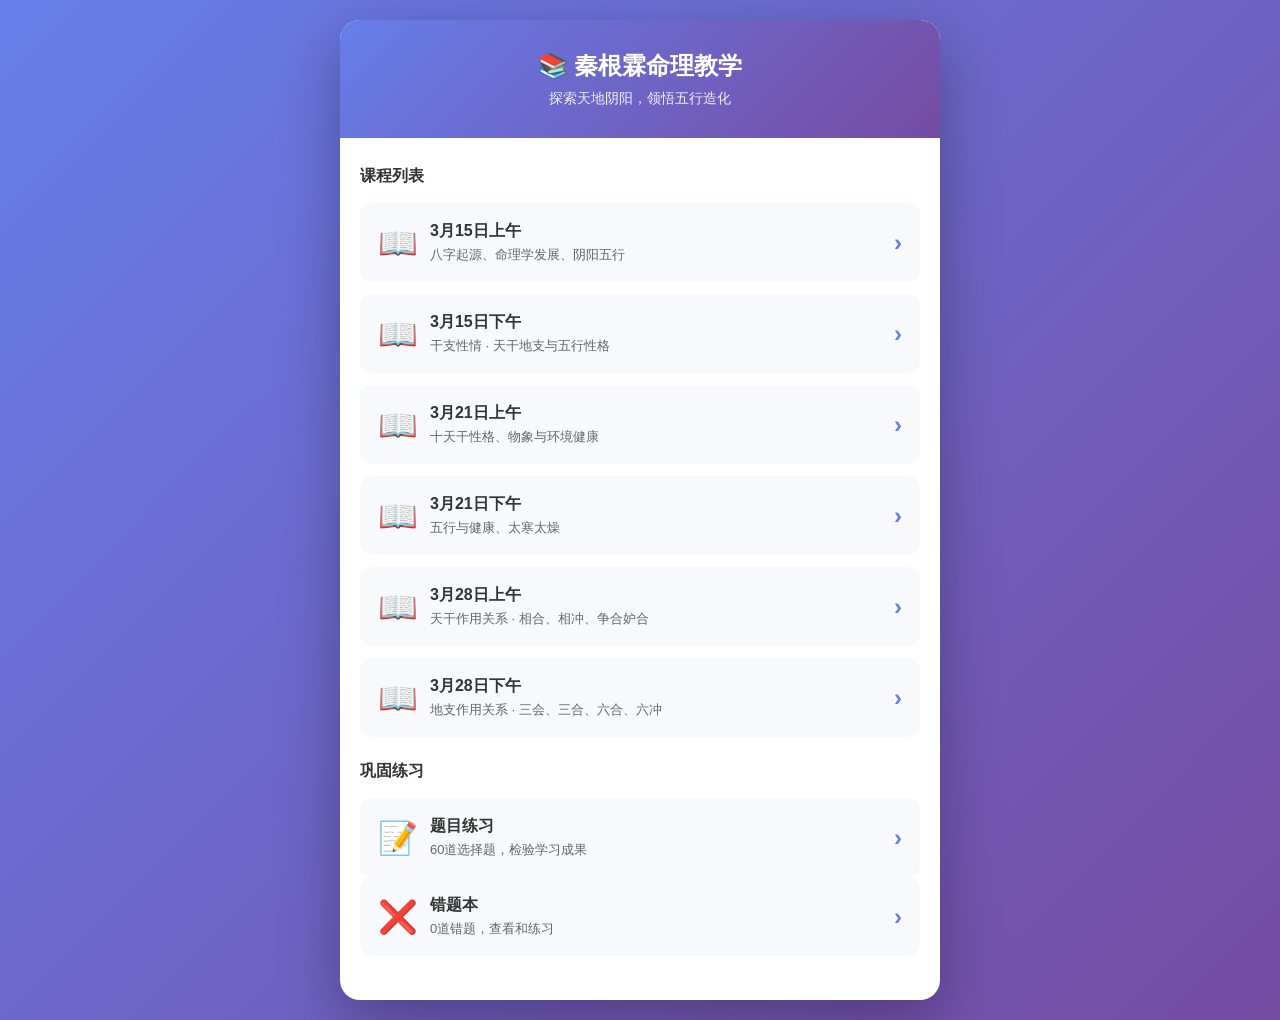
<file: index.html>
<!DOCTYPE html>
<html lang="zh-CN">
<head>
  <meta charset="UTF-8">
  <meta name="viewport" content="width=device-width, initial-scale=1.0">
  <title>秦根霖命理教学</title>
  <link rel="stylesheet" href="style.css">
</head>
<body>
  <div class="container">
    <div class="header">
      <div class="welcome-card">
        <div class="title">📚 秦根霖命理教学</div>
        <div class="subtitle">探索天地阴阳，领悟五行造化</div>
      </div>
    </div>

    <div class="content">
      <div class="section-title">课程列表</div>
      <div id="course-list" class="course-list"></div>

      <div class="quiz-section">
        <div class="section-title">巩固练习</div>
        <div class="quiz-card" onclick="goToQuiz()">
          <div class="quiz-icon">📝</div>
          <div class="quiz-info">
            <div class="quiz-title">题目练习</div>
            <div class="quiz-desc" id="quiz-count">道选择题，检验学习成果</div>
          </div>
          <div class="arrow">›</div>
        </div>
        <div class="quiz-card" onclick="goToWrongQuestions()">
          <div class="quiz-icon">❌</div>
          <div class="quiz-info">
            <div class="quiz-title">错题本</div>
            <div class="quiz-desc" id="wrong-count">查看和练习错题</div>
          </div>
          <div class="arrow">›</div>
        </div>
      </div>
    </div>
  </div>

  <script src="data.js"></script>
  <script src="wrong-questions.js"></script>
  <script src="app.js"></script>
</body>
</html>
</file>
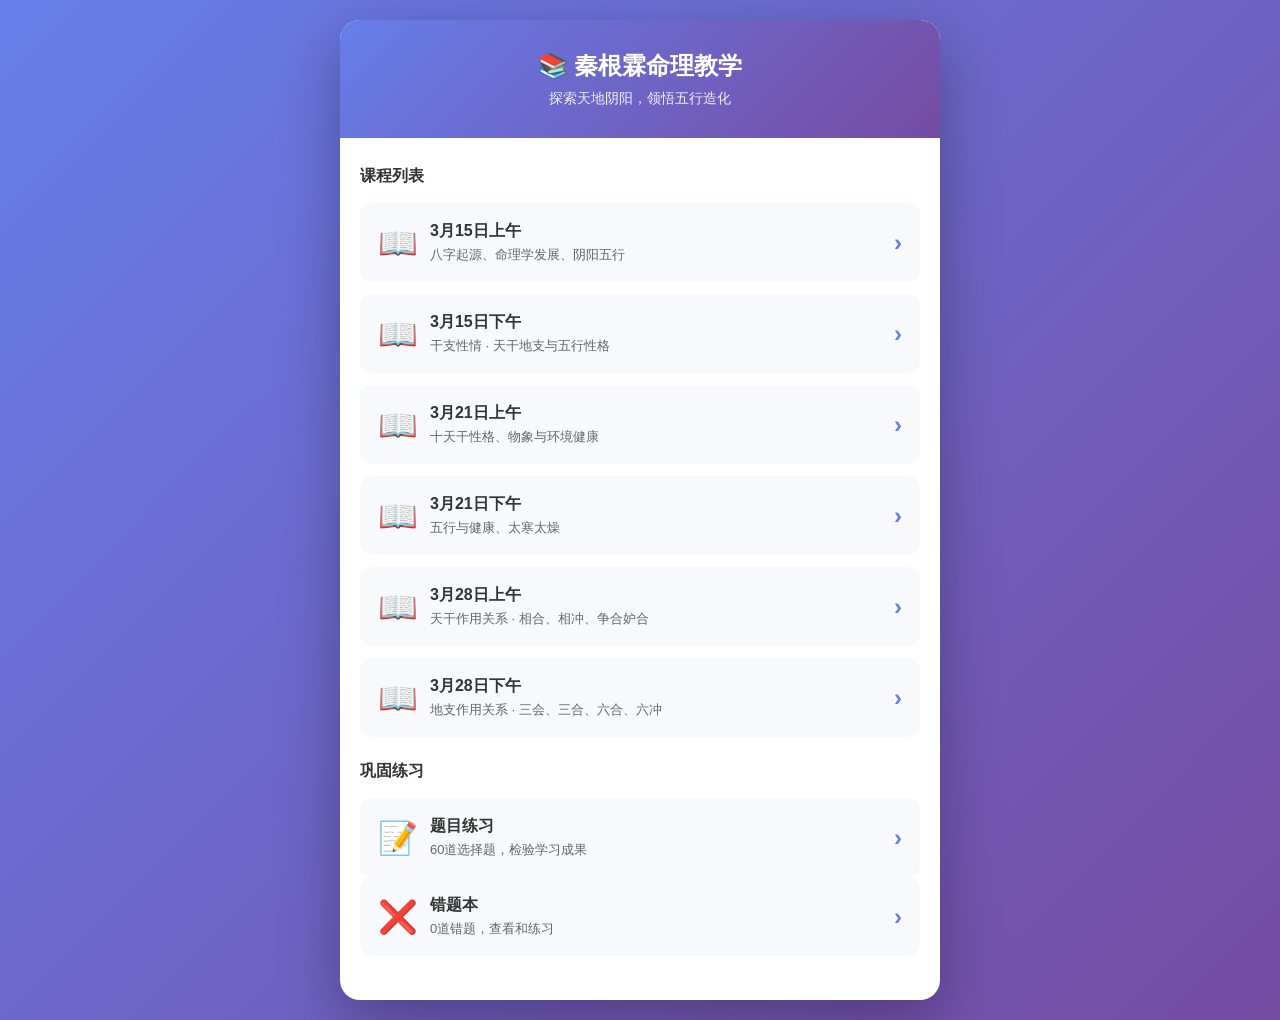
<file: course.html>
<!DOCTYPE html>
<html lang="zh-CN">
<head>
  <meta charset="UTF-8">
  <meta name="viewport" content="width=device-width, initial-scale=1.0">
  <title>课程详情 - 秦根霖命理教学</title>
  <link rel="stylesheet" href="style.css">
</head>
<body>
  <div class="container">
    <div class="header">
      <button class="back-btn" onclick="goBack()">← 返回</button>
      <div class="page-title" id="course-title">课程详情</div>
    </div>

    <div class="content" id="course-content"></div>

    <div class="bottom-bar">
      <button class="btn-primary" onclick="goToQuiz()">去做练习 →</button>
    </div>
  </div>

  <script src="data.js"></script>
  <script src="course.js"></script>
</body>
</html>
</file>
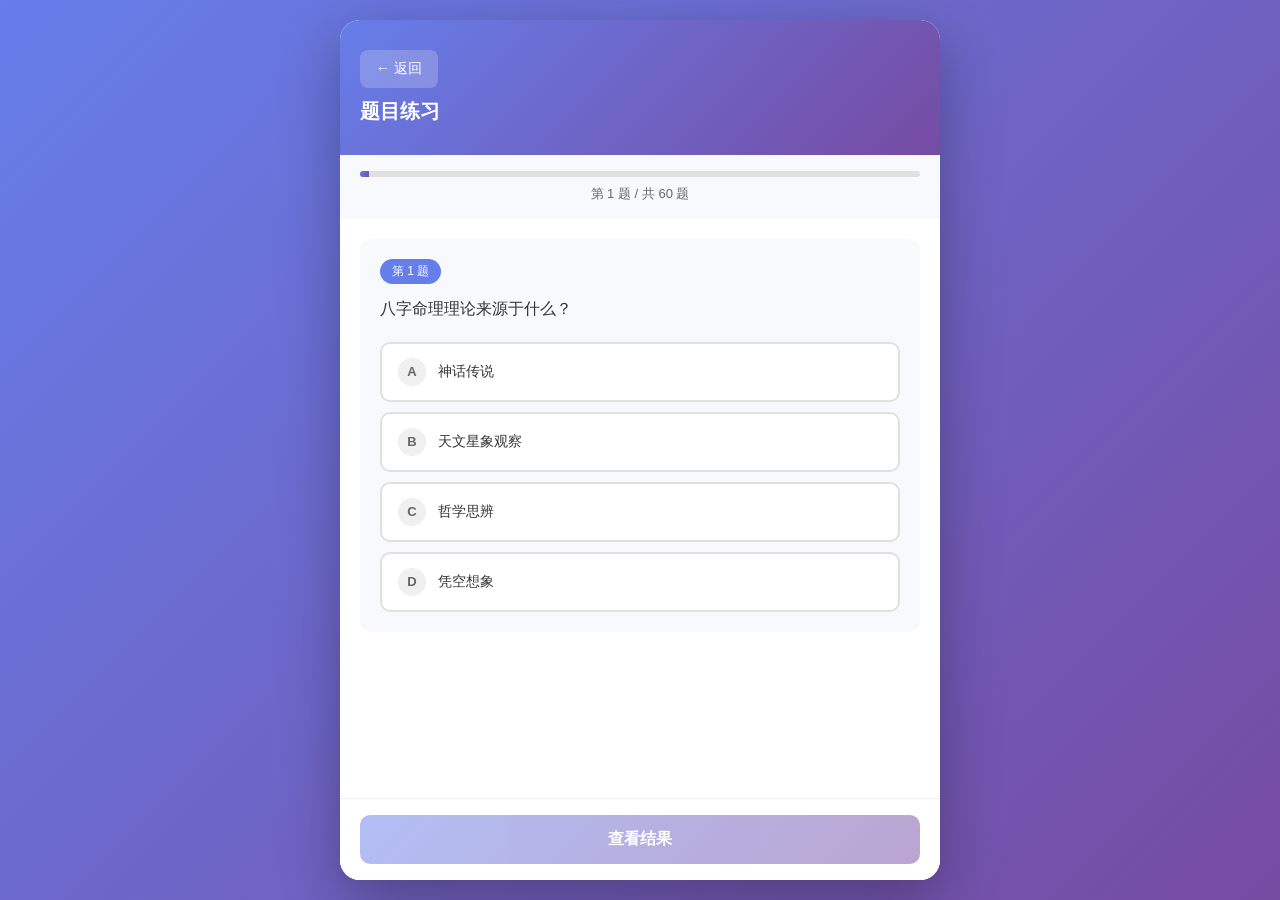
<file: quiz.html>
<!DOCTYPE html>
<html lang="zh-CN">
<head>
  <meta charset="UTF-8">
  <meta name="viewport" content="width=device-width, initial-scale=1.0">
  <title>题目练习 - 秦根霖命理教学</title>
  <link rel="stylesheet" href="style.css">
</head>
<body>
  <div class="container">
    <div class="header">
      <button class="back-btn" onclick="goBack()">← 返回</button>
      <div class="page-title">题目练习</div>
    </div>

    <div class="quiz-progress" id="quiz-progress">
      <div class="progress-bar" id="progress-bar"></div>
      <div class="progress-text" id="progress-text">第 1 题 / 共 0 题</div>
    </div>

    <div class="content" id="quiz-content"></div>

    <div class="bottom-bar" id="quiz-bottom-bar">
      <button class="btn-primary" id="next-btn" onclick="nextQuestion()">下一题 →</button>
    </div>
  </div>

  <!-- 结果弹窗 -->
  <div id="result-modal" class="modal">
    <div class="modal-content">
      <div class="result-icon" id="result-icon">🎉</div>
      <div class="result-title" id="result-title">练习完成！</div>
      <div class="result-score" id="result-score">0 / 0</div>
      <div class="result-desc" id="result-desc">继续加油！</div>
      <div class="btn-group">
        <button class="btn-secondary" onclick="restartQuiz()">重新练习</button>
        <button class="btn-primary" onclick="goHome()">返回首页</button>
      </div>
    </div>
  </div>

  <script src="data.js"></script>
  <script src="wrong-questions.js"></script>
  <script src="quiz.js"></script>
</body>
</html>
</file>
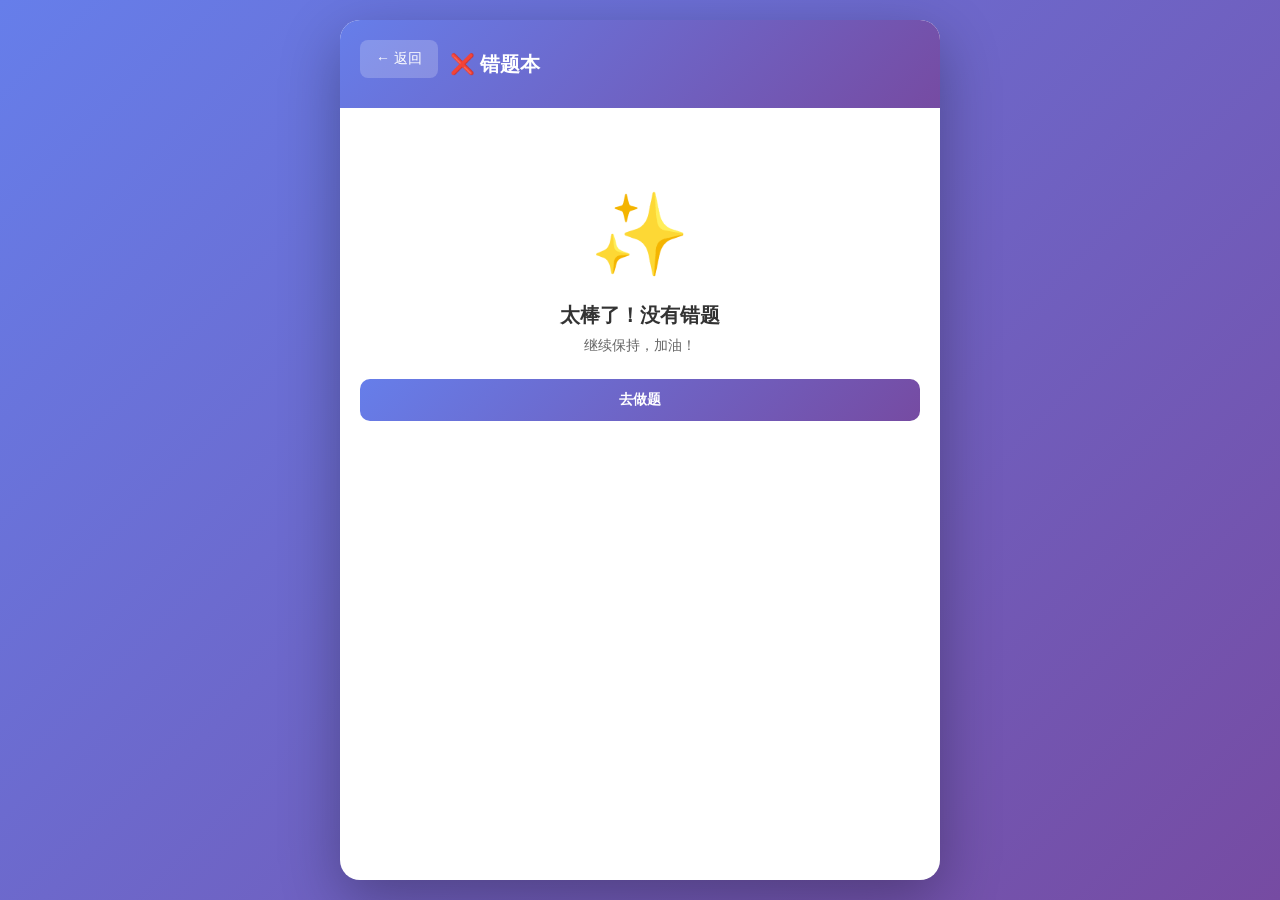
<file: wrong-questions.html>
<!DOCTYPE html>
<html lang="zh-CN">
<head>
  <meta charset="UTF-8">
  <meta name="viewport" content="width=device-width, initial-scale=1.0">
  <title>错题本 - 秦根霖命理教学</title>
  <link rel="stylesheet" href="style.css">
</head>
<body>
  <div class="container">
    <header class="page-header">
      <button class="back-btn" onclick="goHome()">← 返回</button>
      <h1>❌ 错题本</h1>
    </header>

    <!-- 头部统计 -->
    <div id="wrong-stats" class="wrong-stats" style="display: none;">
      <div class="stats-card">
        <div class="stats-item">
          <div class="stats-number" id="wrong-count-num">0</div>
          <div class="stats-label">道错题</div>
        </div>
        <div class="stats-divider"></div>
        <div class="stats-item">
          <div class="stats-number" id="wrong-total-count">0</div>
          <div class="stats-label">总错误次数</div>
        </div>
      </div>
      <div class="action-bar">
        <button class="btn btn-primary" onclick="startPractice()">🎯 练习错题</button>
        <button class="btn btn-secondary" onclick="clearAll()">🗑️ 清空</button>
      </div>
    </div>

    <!-- 空状态 -->
    <div id="empty-state" class="empty-state">
      <div class="empty-icon">✨</div>
      <div class="empty-text">太棒了！没有错题</div>
      <div class="empty-desc">继续保持，加油！</div>
      <button class="btn btn-primary" onclick="goToQuiz()">去做题</button>
    </div>

    <!-- 错题列表 -->
    <div id="wrong-list" class="wrong-list"></div>
  </div>

  <!-- 练习模态框 -->
  <div id="practice-modal" class="modal">
    <div class="modal-content quiz-modal">
      <span class="close" onclick="closePractice()">&times;</span>
      <h3>错题练习</h3>
      
      <!-- 练习进度 -->
      <div id="practice-progress" class="practice-progress" style="display: none;">
        <div class="progress-bar">
          <div class="progress-fill" id="progress-fill"></div>
        </div>
        <div class="progress-text" id="progress-text"></div>
      </div>

      <!-- 练习题目 -->
      <div id="practice-question" class="practice-question" style="display: none;">
        <div class="question-text" id="practice-question-text"></div>
        <div class="options-list" id="practice-options-list"></div>
        <!-- 解析 -->
        <div id="practice-explanation" class="explanation" style="display: none;">
          <div class="explanation-title">📝 解析</div>
          <div class="explanation-text" id="practice-explanation-text"></div>
        </div>
      </div>

      <!-- 练习结果 -->
      <div id="practice-result" class="practice-result" style="display: none;">
        <div class="result-icon" id="result-icon">💪</div>
        <div class="result-score" id="result-score"></div>
        <div class="result-title" id="result-title"></div>
        <div class="result-desc" id="result-desc"></div>
      </div>

      <!-- 练习按钮 -->
      <div class="btn-group">
        <button class="btn btn-primary" id="start-practice-btn" onclick="startPracticeQuiz()">开始练习</button>
        <button class="btn btn-primary" id="next-practice-btn" style="display: none;" onclick="nextPracticeQuestion()">下一题 →</button>
        <button class="btn btn-secondary" id="restart-practice-btn" style="display: none;" onclick="restartPractice()">重新练习</button>
      </div>
    </div>
  </div>

  <script src="data.js"></script>
  <script src="wrong-questions.js"></script>
</body>
</html>
</file>
<file: style.css>
* {
  margin: 0;
  padding: 0;
  box-sizing: border-box;
}

body {
  font-family: -apple-system, BlinkMacSystemFont, 'Segoe UI', Roboto, 'Helvetica Neue', Arial, sans-serif;
  background: linear-gradient(135deg, #667eea 0%, #764ba2 100%);
  min-height: 100vh;
  padding: 20px;
}

.container {
  max-width: 600px;
  margin: 0 auto;
  background: white;
  border-radius: 20px;
  box-shadow: 0 20px 60px rgba(0, 0, 0, 0.3);
  overflow: hidden;
  min-height: calc(100vh - 40px);
  display: flex;
  flex-direction: column;
}

.header {
  background: linear-gradient(135deg, #667eea 0%, #764ba2 100%);
  padding: 30px 20px;
  color: white;
}

.welcome-card {
  text-align: center;
}

.welcome-card .title {
  font-size: 24px;
  font-weight: bold;
  margin-bottom: 8px;
}

.welcome-card .subtitle {
  font-size: 14px;
  opacity: 0.9;
}

.back-btn {
  background: rgba(255, 255, 255, 0.2);
  border: none;
  color: white;
  padding: 10px 16px;
  border-radius: 8px;
  cursor: pointer;
  font-size: 14px;
  margin-bottom: 10px;
}

.back-btn:hover {
  background: rgba(255, 255, 255, 0.3);
}

.page-title {
  font-size: 20px;
  font-weight: bold;
}

.content {
  flex: 1;
  padding: 20px;
  overflow-y: auto;
}

.section-title {
  font-size: 16px;
  font-weight: bold;
  color: #333;
  margin-bottom: 16px;
  margin-top: 8px;
}

.course-list {
  display: flex;
  flex-direction: column;
  gap: 12px;
  margin-bottom: 24px;
}

.course-card, .quiz-card {
  display: flex;
  align-items: center;
  padding: 16px;
  background: #f7f9fc;
  border-radius: 12px;
  cursor: pointer;
  transition: all 0.3s;
  border: 2px solid transparent;
}

.course-card:hover, .quiz-card:hover {
  transform: translateY(-2px);
  box-shadow: 0 4px 12px rgba(0, 0, 0, 0.1);
  border-color: #667eea;
}

.course-icon, .quiz-icon {
  font-size: 32px;
  margin-right: 12px;
}

.course-info, .quiz-info {
  flex: 1;
}

.course-title, .quiz-title {
  font-size: 16px;
  font-weight: bold;
  color: #333;
  margin-bottom: 4px;
}

.course-desc, .quiz-desc {
  font-size: 13px;
  color: #666;
}

.arrow {
  font-size: 24px;
  color: #667eea;
  font-weight: bold;
}

.quiz-section {
  margin-bottom: 24px;
}

/* 课程详情页样式 */
.course-section {
  margin-bottom: 24px;
}

.course-section-title {
  font-size: 16px;
  font-weight: bold;
  color: #667eea;
  margin-bottom: 12px;
  padding-left: 12px;
  border-left: 4px solid #667eea;
}

.course-points {
  background: #f7f9fc;
  border-radius: 12px;
  padding: 16px;
}

.course-point {
  display: flex;
  align-items: flex-start;
  margin-bottom: 10px;
}

.course-point:last-child {
  margin-bottom: 0;
}

.course-point-icon {
  color: #667eea;
  margin-right: 8px;
  font-weight: bold;
}

.course-point-text {
  flex: 1;
  font-size: 14px;
  color: #333;
  line-height: 1.6;
}

/* 题目练习页样式 */
.quiz-progress {
  background: #f7f9fc;
  padding: 16px 20px;
}

.progress-bar {
  height: 6px;
  background: #e0e0e0;
  border-radius: 3px;
  margin-bottom: 8px;
  overflow: hidden;
}

.progress-bar::before {
  content: '';
  display: block;
  height: 100%;
  background: linear-gradient(135deg, #667eea 0%, #764ba2 100%);
  width: var(--progress, 0%);
  transition: width 0.3s;
}

.progress-text {
  font-size: 13px;
  color: #666;
  text-align: center;
}

.question-card {
  background: #f7f9fc;
  border-radius: 12px;
  padding: 20px;
  margin-bottom: 20px;
}

.question-number {
  display: inline-block;
  background: #667eea;
  color: white;
  padding: 4px 12px;
  border-radius: 20px;
  font-size: 12px;
  margin-bottom: 12px;
}

.question-text {
  font-size: 16px;
  color: #333;
  line-height: 1.6;
  margin-bottom: 20px;
}

.options-list {
  display: flex;
  flex-direction: column;
  gap: 10px;
}

.option-item {
  display: flex;
  align-items: center;
  padding: 14px 16px;
  background: white;
  border: 2px solid #e0e0e0;
  border-radius: 10px;
  cursor: pointer;
  transition: all 0.2s;
}

.option-item:hover:not(.disabled) {
  border-color: #667eea;
}

.option-item.selected {
  border-color: #667eea;
  background: #f0f4ff;
}

.option-item.correct {
  border-color: #10b981;
  background: #ecfdf5;
}

.option-item.wrong {
  border-color: #ef4444;
  background: #fef2f2;
}

.option-item.disabled {
  cursor: not-allowed;
}

.option-letter {
  width: 28px;
  height: 28px;
  display: flex;
  align-items: center;
  justify-content: center;
  background: #f0f0f0;
  border-radius: 50%;
  font-weight: bold;
  color: #666;
  margin-right: 12px;
  font-size: 13px;
}

.option-item.selected .option-letter {
  background: #667eea;
  color: white;
}

.option-item.correct .option-letter {
  background: #10b981;
  color: white;
}

.option-item.wrong .option-letter {
  background: #ef4444;
  color: white;
}

.option-text {
  flex: 1;
  font-size: 14px;
  color: #333;
}

.explanation {
  margin-top: 16px;
  padding: 16px;
  background: #fffbeb;
  border-radius: 10px;
  border-left: 4px solid #f59e0b;
}

.explanation-title {
  font-weight: bold;
  color: #d97706;
  margin-bottom: 8px;
  font-size: 14px;
}

.explanation-text {
  font-size: 14px;
  color: #78350f;
  line-height: 1.6;
}

.bottom-bar {
  padding: 16px 20px;
  background: white;
  border-top: 1px solid #f0f0f0;
}

.btn-primary {
  width: 100%;
  padding: 14px;
  background: linear-gradient(135deg, #667eea 0%, #764ba2 100%);
  color: white;
  border: none;
  border-radius: 10px;
  font-size: 16px;
  font-weight: bold;
  cursor: pointer;
  transition: all 0.3s;
}

.btn-primary:hover {
  transform: translateY(-2px);
  box-shadow: 0 4px 12px rgba(102, 126, 234, 0.4);
}

.btn-primary:disabled {
  opacity: 0.5;
  cursor: not-allowed;
  transform: none;
}

.btn-secondary {
  width: 100%;
  padding: 14px;
  background: #f0f0f0;
  color: #333;
  border: none;
  border-radius: 10px;
  font-size: 16px;
  font-weight: bold;
  cursor: pointer;
  transition: all 0.3s;
}

.btn-secondary:hover {
  background: #e0e0e0;
}

/* 弹窗样式 */
.modal {
  display: none;
  position: fixed;
  top: 0;
  left: 0;
  width: 100%;
  height: 100%;
  background: rgba(0, 0, 0, 0.5);
  align-items: center;
  justify-content: center;
  z-index: 1000;
  padding: 20px;
}

.modal.show {
  display: flex;
}

.modal-content {
  background: white;
  border-radius: 20px;
  padding: 40px 30px;
  text-align: center;
  max-width: 400px;
  width: 100%;
  animation: slideUp 0.3s;
}

@keyframes slideUp {
  from {
    opacity: 0;
    transform: translateY(20px);
  }
  to {
    opacity: 1;
    transform: translateY(0);
  }
}

.result-icon {
  font-size: 64px;
  margin-bottom: 16px;
}

.result-title {
  font-size: 24px;
  font-weight: bold;
  color: #333;
  margin-bottom: 12px;
}

.result-score {
  font-size: 48px;
  font-weight: bold;
  color: #667eea;
  margin-bottom: 8px;
}

.result-desc {
  font-size: 14px;
  color: #666;
  margin-bottom: 24px;
}

.modal .btn-group {
  display: flex;
  gap: 12px;
}

.modal .btn-secondary,
.modal .btn-primary {
  flex: 1;
}

/* 错题本样式 */
.page-header {
  background: linear-gradient(135deg, #667eea 0%, #764ba2 100%);
  padding: 20px;
  color: white;
  display: flex;
  align-items: center;
  gap: 12px;
}

.page-header h1 {
  font-size: 20px;
  font-weight: bold;
}

/* 错题统计 */
.wrong-stats {
  padding: 20px;
}

.wrong-stats .stats-card {
  background: linear-gradient(135deg, #667eea 0%, #764ba2 100%);
  border-radius: 16px;
  padding: 24px;
  display: flex;
  align-items: center;
  justify-content: center;
  margin-bottom: 16px;
}

.wrong-stats .stats-item {
  flex: 1;
  text-align: center;
}

.wrong-stats .stats-number {
  font-size: 36px;
  font-weight: bold;
  color: white;
  margin-bottom: 4px;
}

.wrong-stats .stats-label {
  font-size: 14px;
  color: rgba(255, 255, 255, 0.8);
}

.wrong-stats .stats-divider {
  width: 2px;
  height: 60px;
  background: rgba(255, 255, 255, 0.3);
}

.wrong-stats .action-bar {
  display: flex;
  gap: 12px;
}

.wrong-stats .btn {
  flex: 1;
  padding: 12px;
  border-radius: 10px;
  font-size: 14px;
  font-weight: 600;
  border: none;
  cursor: pointer;
  transition: all 0.3s;
}

.wrong-stats .btn-primary {
  background: linear-gradient(135deg, #667eea 0%, #764ba2 100%);
  color: white;
}

.wrong-stats .btn-secondary {
  background: #e0e0e0;
  color: #333;
}

.wrong-stats .btn:hover {
  transform: translateY(-2px);
}

/* 空状态 */
.empty-state {
  text-align: center;
  padding: 80px 20px;
}

.empty-state .empty-icon {
  font-size: 80px;
  margin-bottom: 20px;
}

.empty-state .empty-text {
  font-size: 20px;
  font-weight: 600;
  color: #333;
  margin-bottom: 8px;
}

.empty-state .empty-desc {
  font-size: 14px;
  color: #666;
  margin-bottom: 24px;
}

.empty-state .btn {
  padding: 12px 32px;
  background: linear-gradient(135deg, #667eea 0%, #764ba2 100%);
  color: white;
  border: none;
  border-radius: 10px;
  font-size: 14px;
  font-weight: 600;
  cursor: pointer;
  transition: all 0.3s;
}

.empty-state .btn:hover {
  transform: translateY(-2px);
  box-shadow: 0 4px 12px rgba(102, 126, 234, 0.4);
}

/* 错题列表 */
.wrong-list {
  padding: 0 20px 20px;
  display: flex;
  flex-direction: column;
  gap: 16px;
}

.wrong-item {
  background: white;
  border: 1px solid #e0e0e0;
  border-radius: 12px;
  padding: 20px;
  box-shadow: 0 2px 8px rgba(0, 0, 0, 0.06);
}

.wrong-header {
  display: flex;
  justify-content: space-between;
  align-items: center;
  margin-bottom: 12px;
}

.wrong-badge {
  background: linear-gradient(135deg, #ffebee 0%, #ffcdd2 100%);
  padding: 4px 12px;
  border-radius: 12px;
}

.wrong-badge .badge-text {
  font-size: 12px;
  font-weight: 600;
  color: #d32f2f;
}

.wrong-meta {
  display: flex;
  gap: 12px;
  align-items: center;
}

.wrong-count {
  font-size: 12px;
  color: #ff5722;
  font-weight: 600;
}

.wrong-time {
  font-size: 12px;
  color: #999;
}

.wrong-question {
  font-size: 16px;
  color: #333;
  line-height: 1.6;
  margin-bottom: 16px;
  font-weight: 500;
}

.wrong-answer {
  font-size: 14px;
  margin-bottom: 8px;
  display: flex;
  align-items: center;
}

.wrong-answer .answer-label {
  color: #666;
  margin-right: 8px;
}

.wrong-answer .answer-wrong {
  color: #d32f2f;
  font-weight: 600;
  text-decoration: line-through;
}

.wrong-answer .answer-correct {
  color: #388e3c;
  font-weight: 600;
}

.wrong-footer {
  margin-top: 16px;
  padding-top: 16px;
  border-top: 1px solid #f0f0f0;
  display: flex;
  justify-content: flex-end;
}

.wrong-footer .btn-sm {
  padding: 8px 20px;
  border-radius: 6px;
  font-size: 12px;
  border: none;
  cursor: pointer;
  transition: all 0.3s;
}

.wrong-footer .btn-remove {
  background: #ffebee;
  color: #d32f2f;
}

.wrong-footer .btn-remove:hover {
  background: #ffcdd2;
}

/* 练习模态框 */
.quiz-modal {
  max-width: 500px;
}

.quiz-modal h3 {
  text-align: left;
  margin-bottom: 20px;
  font-size: 20px;
}

.quiz-modal .close {
  top: 15px;
  right: 20px;
}

/* 练习进度 */
.practice-progress {
  margin-bottom: 20px;
}

.practice-progress .progress-bar {
  height: 8px;
  background: #e0e0e0;
  border-radius: 4px;
  overflow: hidden;
  margin-bottom: 8px;
}

.practice-progress .progress-fill {
  height: 100%;
  background: linear-gradient(135deg, #667eea 0%, #764ba2 100%);
  transition: width 0.3s;
}

.practice-progress .progress-text {
  text-align: center;
  font-size: 14px;
  color: #666;
}

/* 练习题目 */
.practice-question {
  margin-bottom: 20px;
}

.practice-question .question-text {
  font-size: 16px;
  color: #333;
  line-height: 1.6;
  margin-bottom: 20px;
  font-weight: 500;
}

.practice-question .options-list {
  display: flex;
  flex-direction: column;
  gap: 12px;
  margin-bottom: 20px;
}

.practice-question .option-item {
  display: flex;
  align-items: center;
  padding: 14px;
  background: #f5f7fa;
  border: 2px solid transparent;
  border-radius: 10px;
  cursor: pointer;
  transition: all 0.3s;
}

.practice-question .option-item:hover:not(.disabled) {
  background: #e8eaf6;
}

.practice-question .option-item.selected {
  border-color: #667eea;
  background: #e8eaf6;
}

.practice-question .option-item.correct {
  border-color: #388e3c;
  background: #e8f5e9;
}

.practice-question .option-item.wrong {
  border-color: #d32f2f;
  background: #ffebee;
}

.practice-question .option-item.disabled {
  cursor: not-allowed;
}

.practice-question .option-letter {
  width: 36px;
  height: 36px;
  background: white;
  border-radius: 50%;
  display: flex;
  align-items: center;
  justify-content: center;
  font-size: 14px;
  font-weight: 600;
  color: #666;
  margin-right: 12px;
  flex-shrink: 0;
}

.practice-question .option-text {
  flex: 1;
  font-size: 14px;
  color: #333;
  line-height: 1.5;
}

/* 练习结果 */
.practice-result {
  text-align: center;
  padding: 20px 0;
}

.practice-result .result-icon {
  font-size: 64px;
  margin-bottom: 16px;
}

.practice-result .result-score {
  font-size: 48px;
  font-weight: bold;
  color: #667eea;
  margin-bottom: 12px;
}

.practice-result .result-title {
  font-size: 20px;
  font-weight: 600;
  color: #333;
  margin-bottom: 8px;
}

.practice-result .result-desc {
  font-size: 14px;
  color: #666;
  margin-bottom: 24px;
}
</file>
